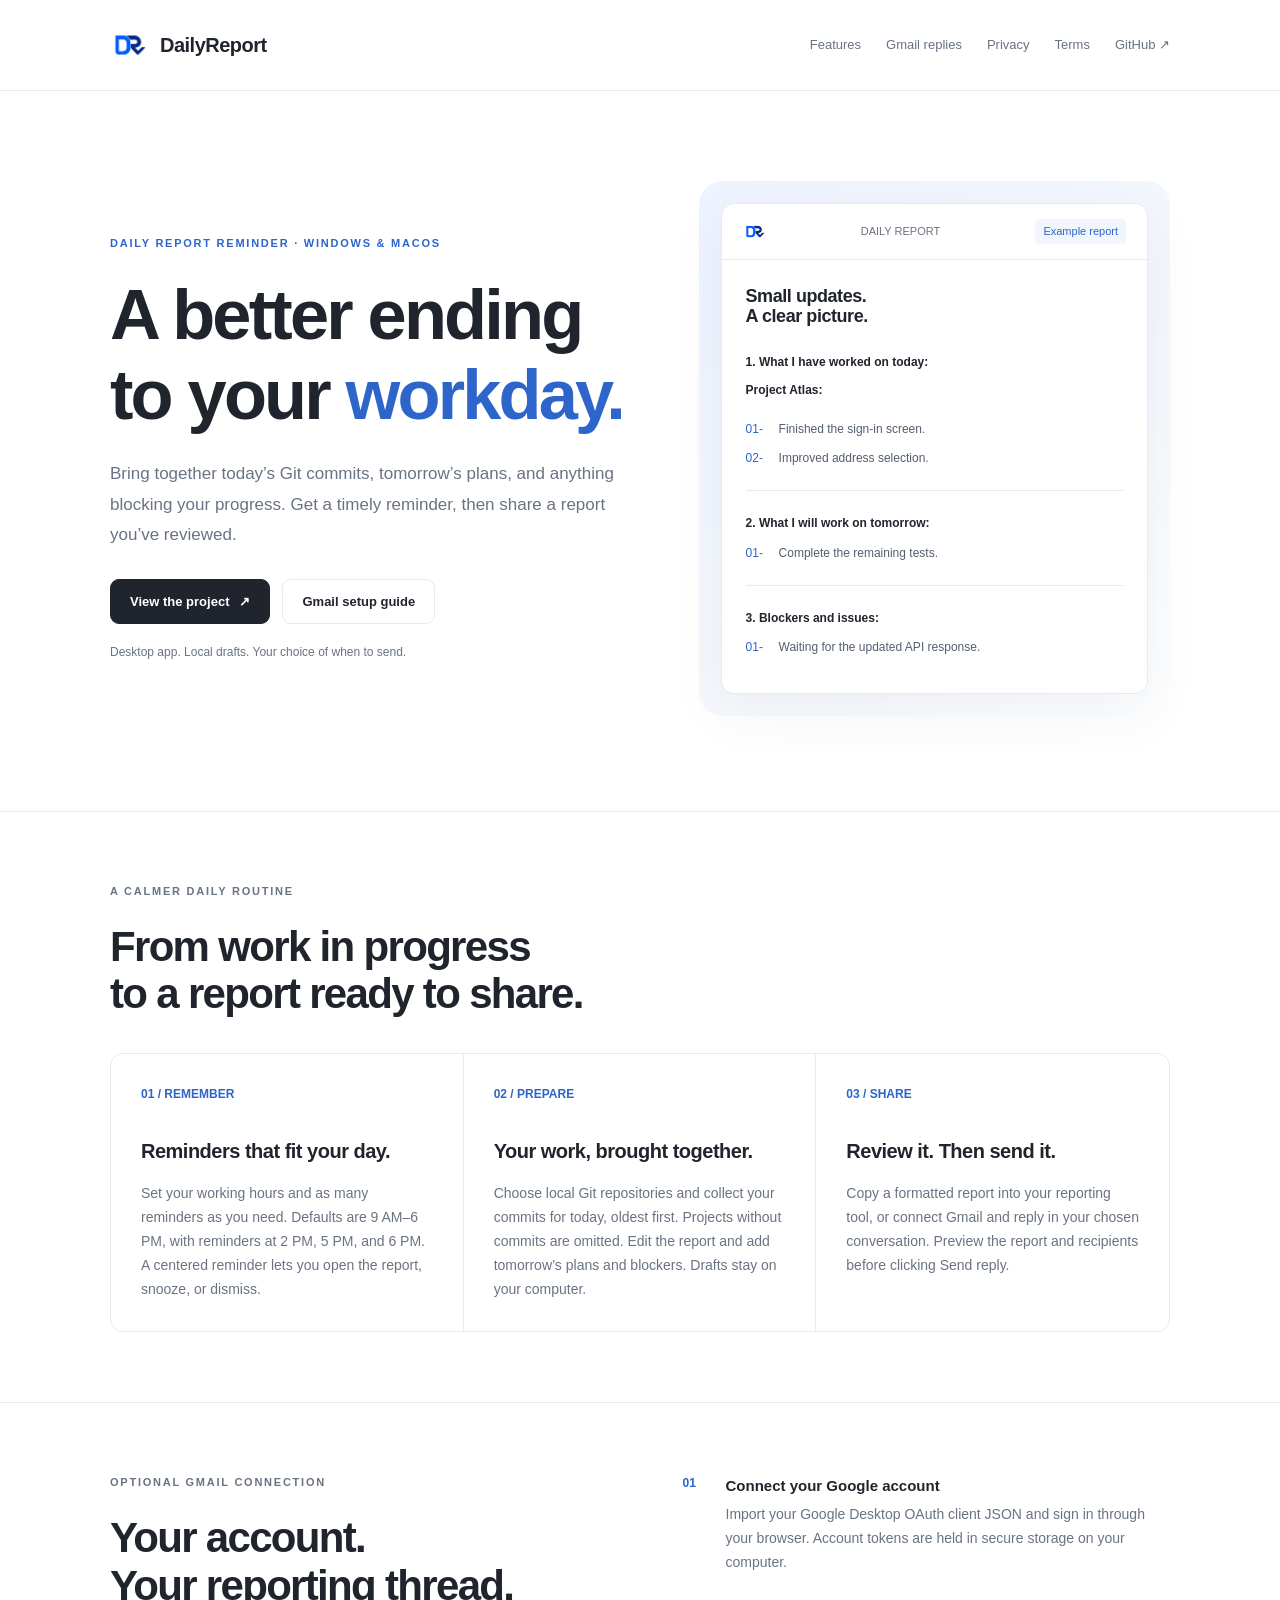
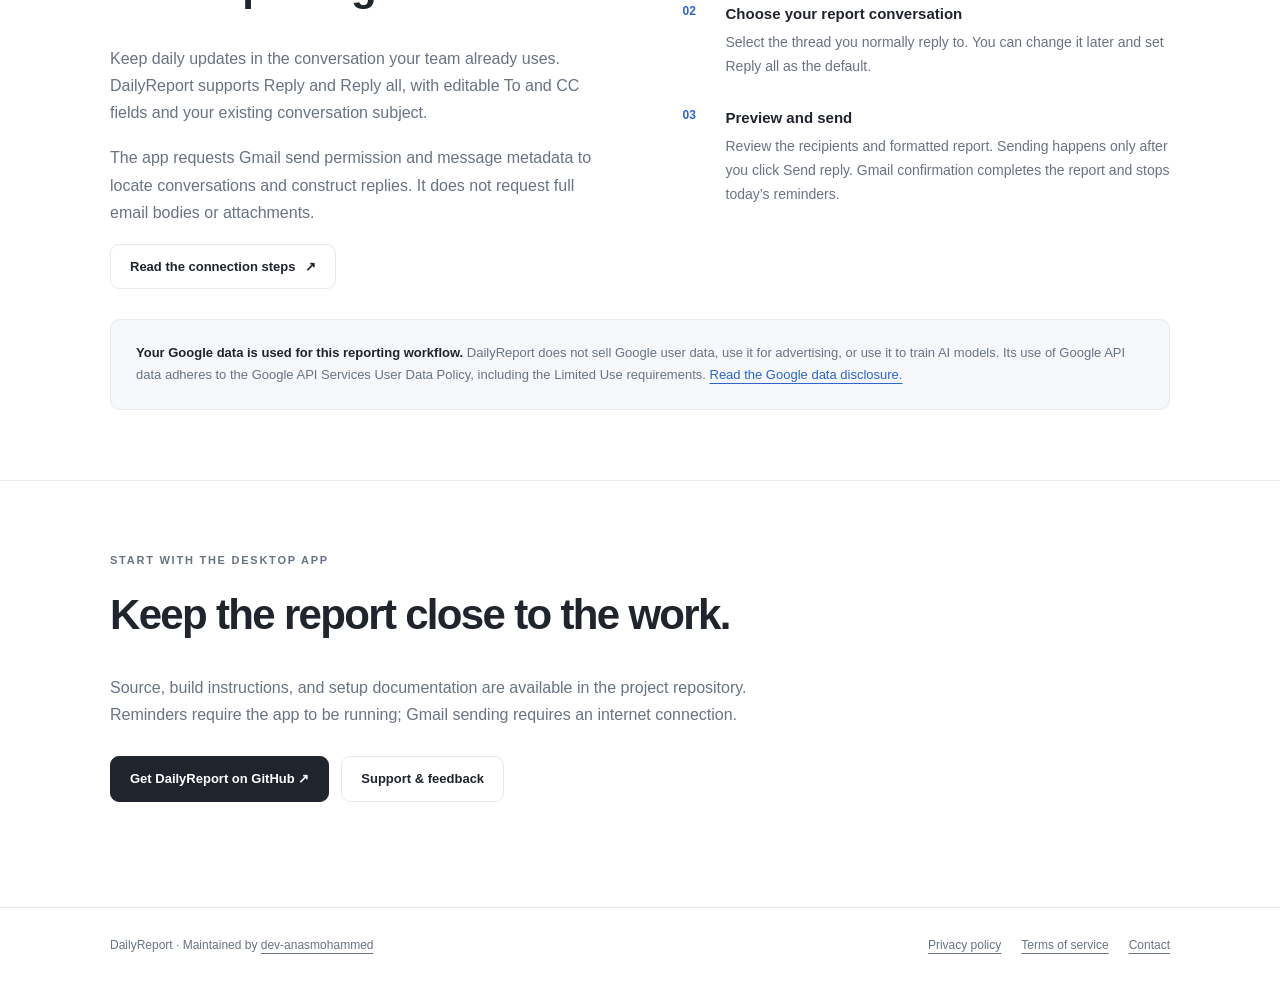
<file: docs/index.html>
<!doctype html>
<html lang="en">
<head>
<meta name="google-site-verification" content="n-vpoUkUkPVcTwBDa0HxMy32sp5NZ3ExiXzEWOzqryc" />
<meta charset="utf-8"><meta name="viewport" content="width=device-width,initial-scale=1">
<title>DailyReport — Daily work reports and reminders</title>
<meta name="description" content="DailyReport is a Windows and macOS app for work reminders, reports from local Git commits, and reviewed replies in your Gmail report conversation.">
<link rel="canonical" href="https://dev-anasmohammed.github.io/DailyReportReminder/">
<link rel="icon" type="image/png" href="assets/logo.png?v=2"><link rel="stylesheet" href="styles.css">
</head>
<body>
<a class="skip" href="#main">Skip to content</a>
<header class="header"><div class="container header-inner"><a class="brand" href="./"><img src="assets/logo.png?v=2" width="38" height="38" alt="">DailyReport</a><nav class="nav" aria-label="Main navigation"><a href="#features">Features</a><a href="#gmail">Gmail replies</a><a href="privacy.html">Privacy</a><a href="terms.html">Terms</a><a href="https://github.com/dev-anasmohammed/DailyReportReminder">GitHub ↗</a></nav></div></header>
<main id="main">
<section class="container hero"><div><p class="eyebrow">Daily Report Reminder · Windows &amp; macOS</p><h1>A better ending<br>to your <span>workday.</span></h1><p class="lead">Bring together today’s Git commits, tomorrow’s plans, and anything blocking your progress. Get a timely reminder, then share a report you’ve reviewed.</p><div class="actions"><a class="button primary" href="https://github.com/dev-anasmohammed/DailyReportReminder">View the project <span aria-hidden="true">↗</span></a><a class="button" href="https://github.com/dev-anasmohammed/DailyReportReminder/blob/main/docs/GMAIL_SETUP.md">Gmail setup guide</a></div><p class="footnote">Desktop app. Local drafts. Your choice of when to send.</p></div>
<div class="sample-wrap"><div class="sample" aria-label="Illustrative example of a daily report"><div class="sample-top"><img src="assets/logo.png?v=2" width="23" height="23" alt=""><span>DAILY REPORT</span><span class="example-label">Example report</span></div><div class="sample-body"><h3>Small updates.<br>A clear picture.</h3><strong>1. What I have worked on today:</strong><p><b>Project Atlas:</b></p><div class="report-line"><span>01-</span><span>Finished the sign-in screen.</span></div><div class="report-line"><span>02-</span><span>Improved address selection.</span></div><div class="sample-divider"></div><strong>2. What I will work on tomorrow:</strong><div class="report-line"><span>01-</span><span>Complete the remaining tests.</span></div><div class="sample-divider"></div><strong>3. Blockers and issues:</strong><div class="report-line"><span>01-</span><span>Waiting for the updated API response.</span></div></div></div></div></section>
<section class="section" id="features"><div class="container"><div class="section-head"><p class="eyebrow">A calmer daily routine</p><h2>From work in progress<br>to a report ready to share.</h2></div><div class="features"><article class="feature"><span class="number">01 / REMEMBER</span><h3>Reminders that fit your day.</h3><p>Set your working hours and as many reminders as you need. Defaults are 9 AM–6 PM, with reminders at 2 PM, 5 PM, and 6 PM. A centered reminder lets you open the report, snooze, or dismiss.</p></article><article class="feature"><span class="number">02 / PREPARE</span><h3>Your work, brought together.</h3><p>Choose local Git repositories and collect your commits for today, oldest first. Projects without commits are omitted. Edit the report and add tomorrow’s plans and blockers. Drafts stay on your computer.</p></article><article class="feature"><span class="number">03 / SHARE</span><h3>Review it. Then send it.</h3><p>Copy a formatted report into your reporting tool, or connect Gmail and reply in your chosen conversation. Preview the report and recipients before clicking Send reply.</p></article></div></div></section>
<section class="section" id="gmail"><div class="container"><div class="gmail"><div><p class="eyebrow">Optional Gmail connection</p><h2>Your account.<br>Your reporting thread.</h2><p>Keep daily updates in the conversation your team already uses. DailyReport supports Reply and Reply all, with editable To and CC fields and your existing conversation subject.</p><p>The app requests Gmail send permission and message metadata to locate conversations and construct replies. It does not request full email bodies or attachments.</p><a class="button" href="https://github.com/dev-anasmohammed/DailyReportReminder/blob/main/docs/GMAIL_SETUP.md">Read the connection steps <span aria-hidden="true">↗</span></a></div><ol class="steps"><li><strong>Connect your Google account</strong><p>Import your Google Desktop OAuth client JSON and sign in through your browser. Account tokens are held in secure storage on your computer.</p></li><li><strong>Choose your report conversation</strong><p>Select the thread you normally reply to. You can change it later and set Reply all as the default.</p></li><li><strong>Preview and send</strong><p>Review the recipients and formatted report. Sending happens only after you click Send reply. Gmail confirmation completes the report and stops today’s reminders.</p></li></ol></div><div class="notice"><strong>Your Google data is used for this reporting workflow.</strong> DailyReport does not sell Google user data, use it for advertising, or use it to train AI models. Its use of Google API data adheres to the Google API Services User Data Policy, including the Limited Use requirements. <a href="privacy.html#google">Read the Google data disclosure.</a></div></div></section>
<section class="section"><div class="container"><div class="section-head"><p class="eyebrow">Start with the desktop app</p><h2>Keep the report close to the work.</h2><p>Source, build instructions, and setup documentation are available in the project repository. Reminders require the app to be running; Gmail sending requires an internet connection.</p><div class="actions"><a class="button primary" href="https://github.com/dev-anasmohammed/DailyReportReminder">Get DailyReport on GitHub ↗</a><a class="button" href="https://github.com/dev-anasmohammed/DailyReportReminder/issues">Support &amp; feedback</a></div></div></div></section>
</main>
<footer class="footer"><div class="container footer-inner"><span>DailyReport · Maintained by <a href="https://github.com/dev-anasmohammed">dev-anasmohammed</a></span><div class="footer-links"><a href="privacy.html">Privacy policy</a><a href="terms.html">Terms of service</a><a href="https://github.com/dev-anasmohammed/DailyReportReminder/issues">Contact</a></div></div></footer>
</body></html>
</file>
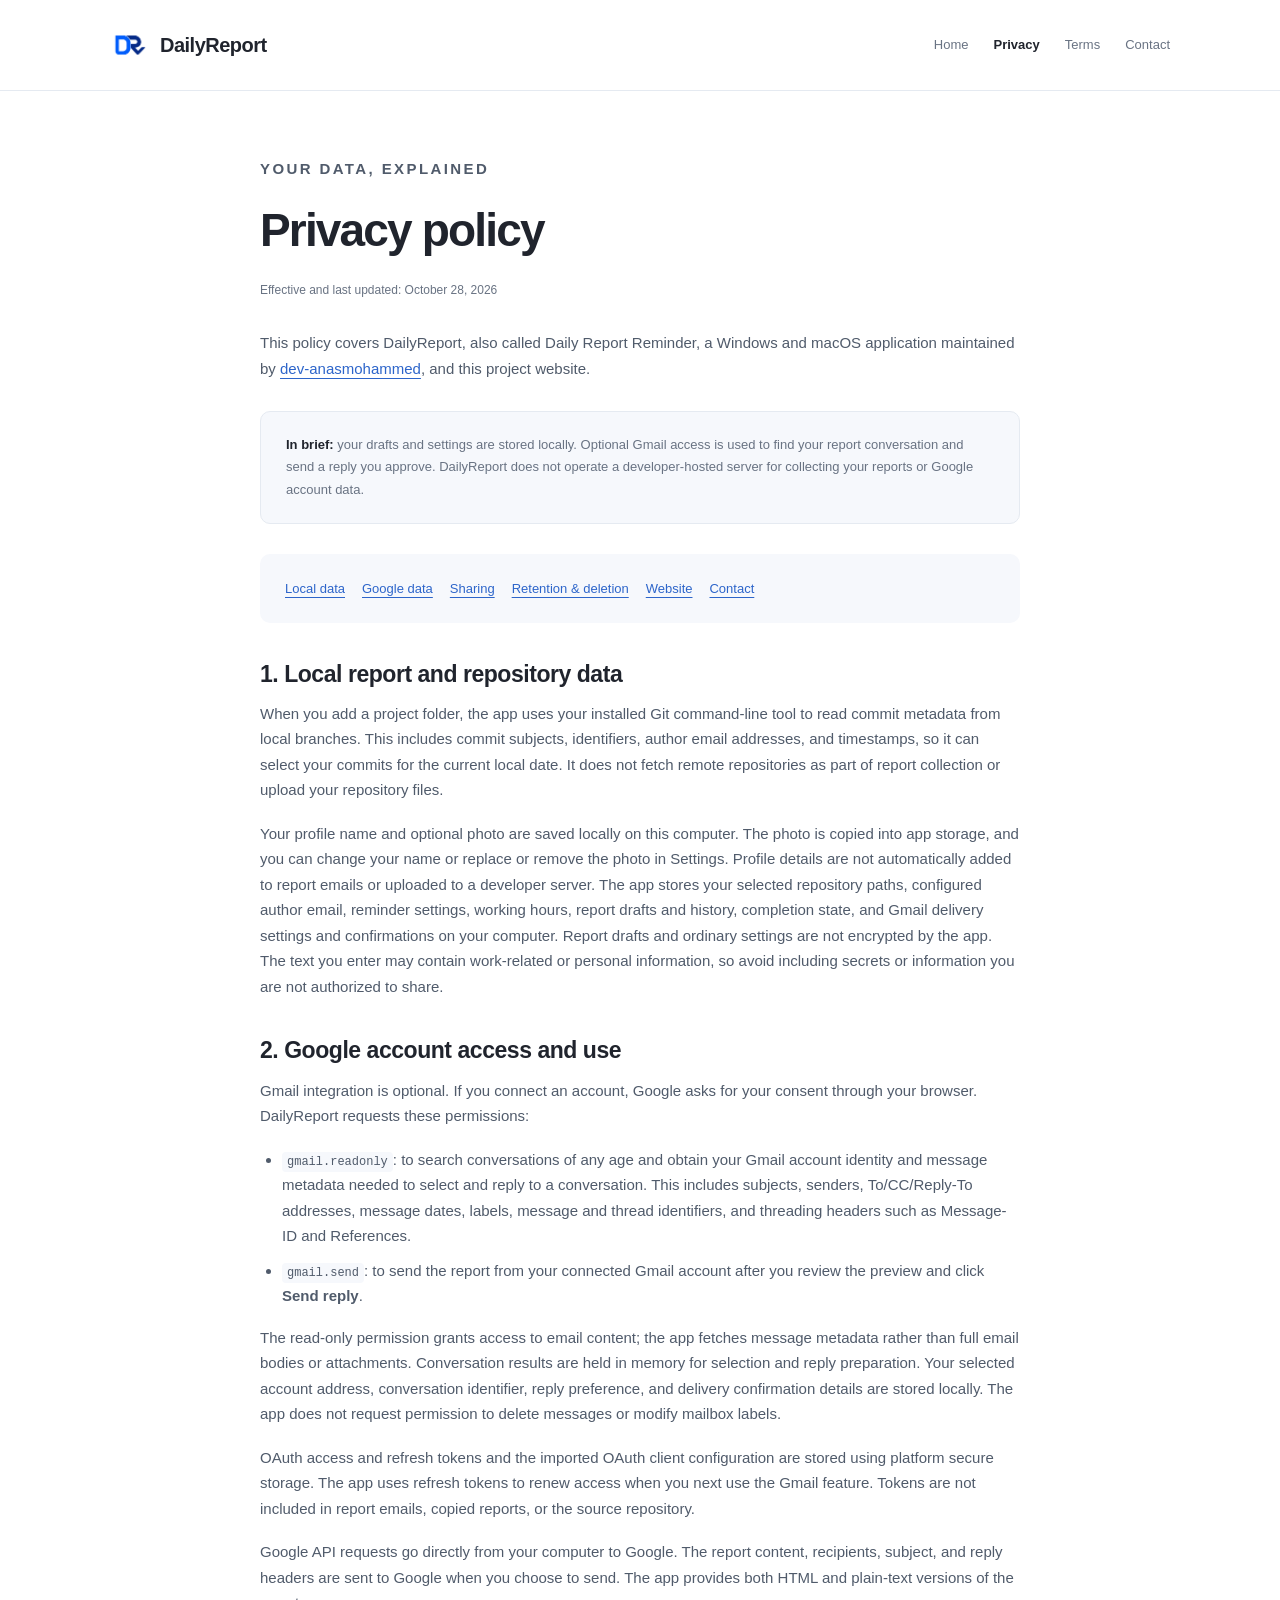
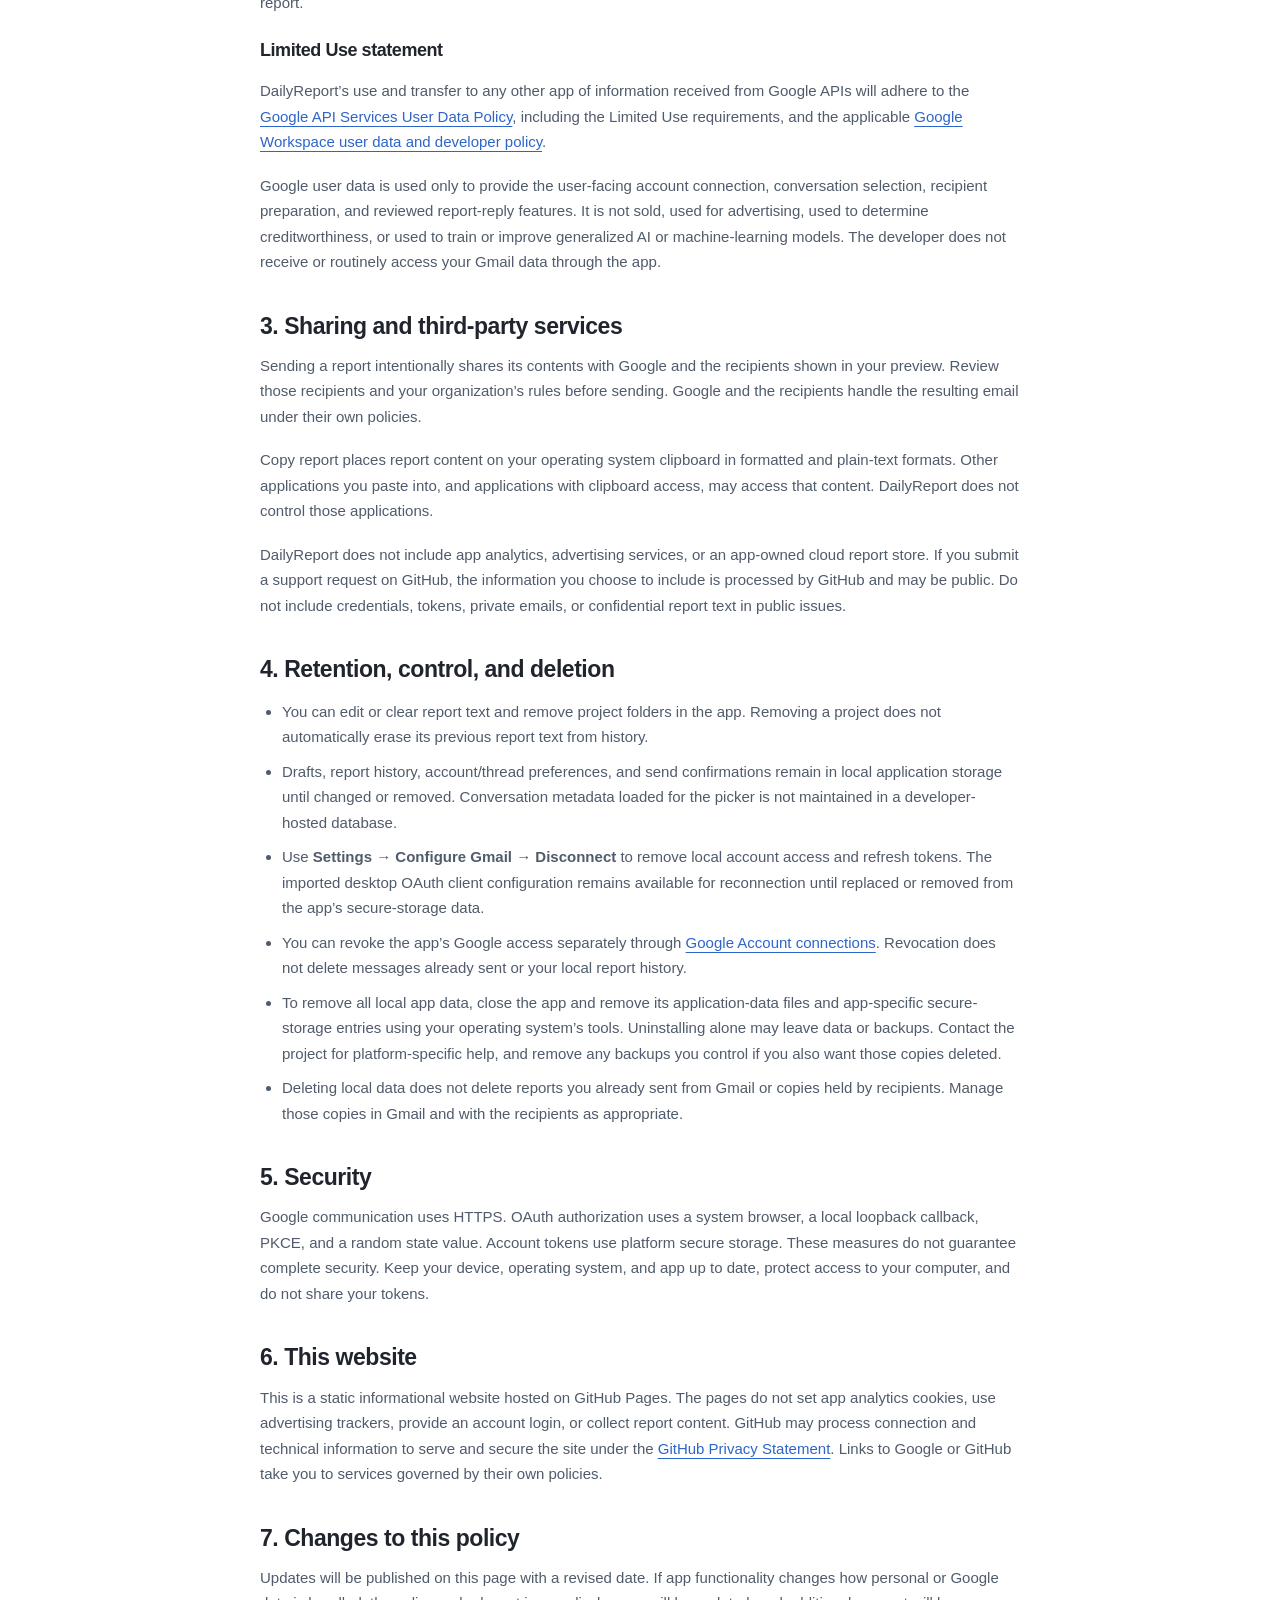
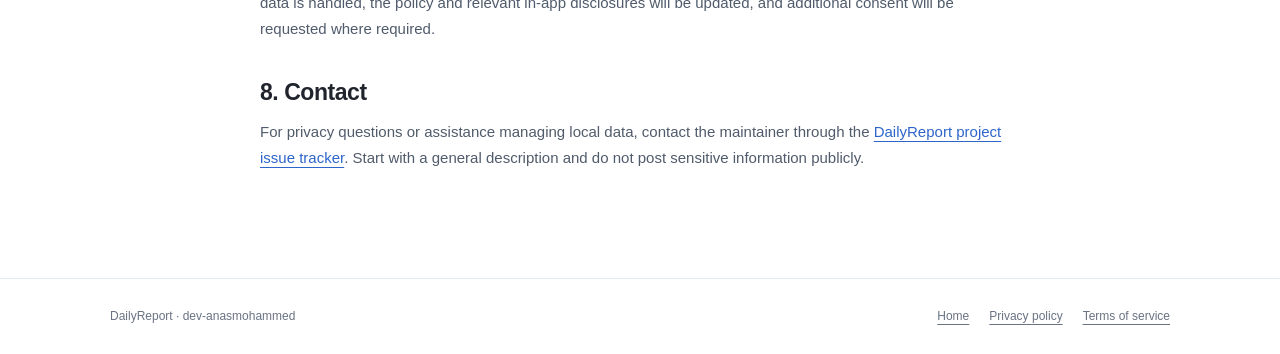
<file: docs/privacy.html>
<!doctype html>
<html lang="en"><head><meta charset="utf-8"><meta name="viewport" content="width=device-width,initial-scale=1"><title>Privacy Policy — DailyReport</title><meta name="description" content="How DailyReport handles local reports, Git commit metadata, Gmail permissions, credentials, and data deletion."><link rel="canonical" href="https://dev-anasmohammed.github.io/DailyReportReminder/privacy.html"><link rel="icon" href="assets/logo.png?v=2"><link rel="stylesheet" href="styles.css"></head>
<body><a class="skip" href="#main">Skip to content</a><header class="header"><div class="container header-inner"><a class="brand" href="./"><img src="assets/logo.png?v=2" width="38" height="38" alt="">DailyReport</a><nav class="nav" aria-label="Main navigation"><a href="./">Home</a><a href="privacy.html" aria-current="page">Privacy</a><a href="terms.html">Terms</a><a href="https://github.com/dev-anasmohammed/DailyReportReminder/issues">Contact</a></nav></div></header>
<main id="main" class="legal"><p class="eyebrow">Your data, explained</p><h1>Privacy policy</h1><p class="updated">Effective and last updated: October 28, 2026</p><p>This policy covers DailyReport, also called Daily Report Reminder, a Windows and macOS application maintained by <a href="https://github.com/dev-anasmohammed">dev-anasmohammed</a>, and this project website.</p><div class="notice"><strong>In brief:</strong> your drafts and settings are stored locally. Optional Gmail access is used to find your report conversation and send a reply you approve. DailyReport does not operate a developer-hosted server for collecting your reports or Google account data.</div><nav class="toc" aria-label="Privacy policy contents"><a href="#local">Local data</a><a href="#google">Google data</a><a href="#sharing">Sharing</a><a href="#retention">Retention &amp; deletion</a><a href="#website">Website</a><a href="#contact">Contact</a></nav>
<h2 id="local">1. Local report and repository data</h2><p>When you add a project folder, the app uses your installed Git command-line tool to read commit metadata from local branches. This includes commit subjects, identifiers, author email addresses, and timestamps, so it can select your commits for the current local date. It does not fetch remote repositories as part of report collection or upload your repository files.</p><p>Your profile name and optional photo are saved locally on this computer. The photo is copied into app storage, and you can change your name or replace or remove the photo in Settings. Profile details are not automatically added to report emails or uploaded to a developer server. The app stores your selected repository paths, configured author email, reminder settings, working hours, report drafts and history, completion state, and Gmail delivery settings and confirmations on your computer. Report drafts and ordinary settings are not encrypted by the app. The text you enter may contain work-related or personal information, so avoid including secrets or information you are not authorized to share.</p>
<h2 id="google">2. Google account access and use</h2><p>Gmail integration is optional. If you connect an account, Google asks for your consent through your browser. DailyReport requests these permissions:</p><ul><li><code>gmail.readonly</code>: to search conversations of any age and obtain your Gmail account identity and message metadata needed to select and reply to a conversation. This includes subjects, senders, To/CC/Reply-To addresses, message dates, labels, message and thread identifiers, and threading headers such as Message-ID and References.</li><li><code>gmail.send</code>: to send the report from your connected Gmail account after you review the preview and click <strong>Send reply</strong>.</li></ul><p>The read-only permission grants access to email content; the app fetches message metadata rather than full email bodies or attachments. Conversation results are held in memory for selection and reply preparation. Your selected account address, conversation identifier, reply preference, and delivery confirmation details are stored locally. The app does not request permission to delete messages or modify mailbox labels.</p><p>OAuth access and refresh tokens and the imported OAuth client configuration are stored using platform secure storage. The app uses refresh tokens to renew access when you next use the Gmail feature. Tokens are not included in report emails, copied reports, or the source repository.</p><p>Google API requests go directly from your computer to Google. The report content, recipients, subject, and reply headers are sent to Google when you choose to send. The app provides both HTML and plain-text versions of the report.</p><h3>Limited Use statement</h3><p>DailyReport’s use and transfer to any other app of information received from Google APIs will adhere to the <a href="https://developers.google.com/terms/api-services-user-data-policy">Google API Services User Data Policy</a>, including the Limited Use requirements, and the applicable <a href="https://developers.google.com/workspace/workspace-api-user-data-developer-policy">Google Workspace user data and developer policy</a>.</p><p>Google user data is used only to provide the user-facing account connection, conversation selection, recipient preparation, and reviewed report-reply features. It is not sold, used for advertising, used to determine creditworthiness, or used to train or improve generalized AI or machine-learning models. The developer does not receive or routinely access your Gmail data through the app.</p>
<h2 id="sharing">3. Sharing and third-party services</h2><p>Sending a report intentionally shares its contents with Google and the recipients shown in your preview. Review those recipients and your organization’s rules before sending. Google and the recipients handle the resulting email under their own policies.</p><p>Copy report places report content on your operating system clipboard in formatted and plain-text formats. Other applications you paste into, and applications with clipboard access, may access that content. DailyReport does not control those applications.</p><p>DailyReport does not include app analytics, advertising services, or an app-owned cloud report store. If you submit a support request on GitHub, the information you choose to include is processed by GitHub and may be public. Do not include credentials, tokens, private emails, or confidential report text in public issues.</p>
<h2 id="retention">4. Retention, control, and deletion</h2><ul><li>You can edit or clear report text and remove project folders in the app. Removing a project does not automatically erase its previous report text from history.</li><li>Drafts, report history, account/thread preferences, and send confirmations remain in local application storage until changed or removed. Conversation metadata loaded for the picker is not maintained in a developer-hosted database.</li><li>Use <strong>Settings → Configure Gmail → Disconnect</strong> to remove local account access and refresh tokens. The imported desktop OAuth client configuration remains available for reconnection until replaced or removed from the app’s secure-storage data.</li><li>You can revoke the app’s Google access separately through <a href="https://myaccount.google.com/connections">Google Account connections</a>. Revocation does not delete messages already sent or your local report history.</li><li>To remove all local app data, close the app and remove its application-data files and app-specific secure-storage entries using your operating system’s tools. Uninstalling alone may leave data or backups. Contact the project for platform-specific help, and remove any backups you control if you also want those copies deleted.</li><li>Deleting local data does not delete reports you already sent from Gmail or copies held by recipients. Manage those copies in Gmail and with the recipients as appropriate.</li></ul>
<h2>5. Security</h2><p>Google communication uses HTTPS. OAuth authorization uses a system browser, a local loopback callback, PKCE, and a random state value. Account tokens use platform secure storage. These measures do not guarantee complete security. Keep your device, operating system, and app up to date, protect access to your computer, and do not share your tokens.</p>
<h2 id="website">6. This website</h2><p>This is a static informational website hosted on GitHub Pages. The pages do not set app analytics cookies, use advertising trackers, provide an account login, or collect report content. GitHub may process connection and technical information to serve and secure the site under the <a href="https://docs.github.com/en/site-policy/privacy-policies/github-general-privacy-statement">GitHub Privacy Statement</a>. Links to Google or GitHub take you to services governed by their own policies.</p>
<h2>7. Changes to this policy</h2><p>Updates will be published on this page with a revised date. If app functionality changes how personal or Google data is handled, the policy and relevant in-app disclosures will be updated, and additional consent will be requested where required.</p>
<h2 id="contact">8. Contact</h2><p>For privacy questions or assistance managing local data, contact the maintainer through the <a href="https://github.com/dev-anasmohammed/DailyReportReminder/issues">DailyReport project issue tracker</a>. Start with a general description and do not post sensitive information publicly.</p></main>
<footer class="footer"><div class="container footer-inner"><span>DailyReport · dev-anasmohammed</span><div class="footer-links"><a href="./">Home</a><a href="privacy.html">Privacy policy</a><a href="terms.html">Terms of service</a></div></div></footer></body></html>
</file>
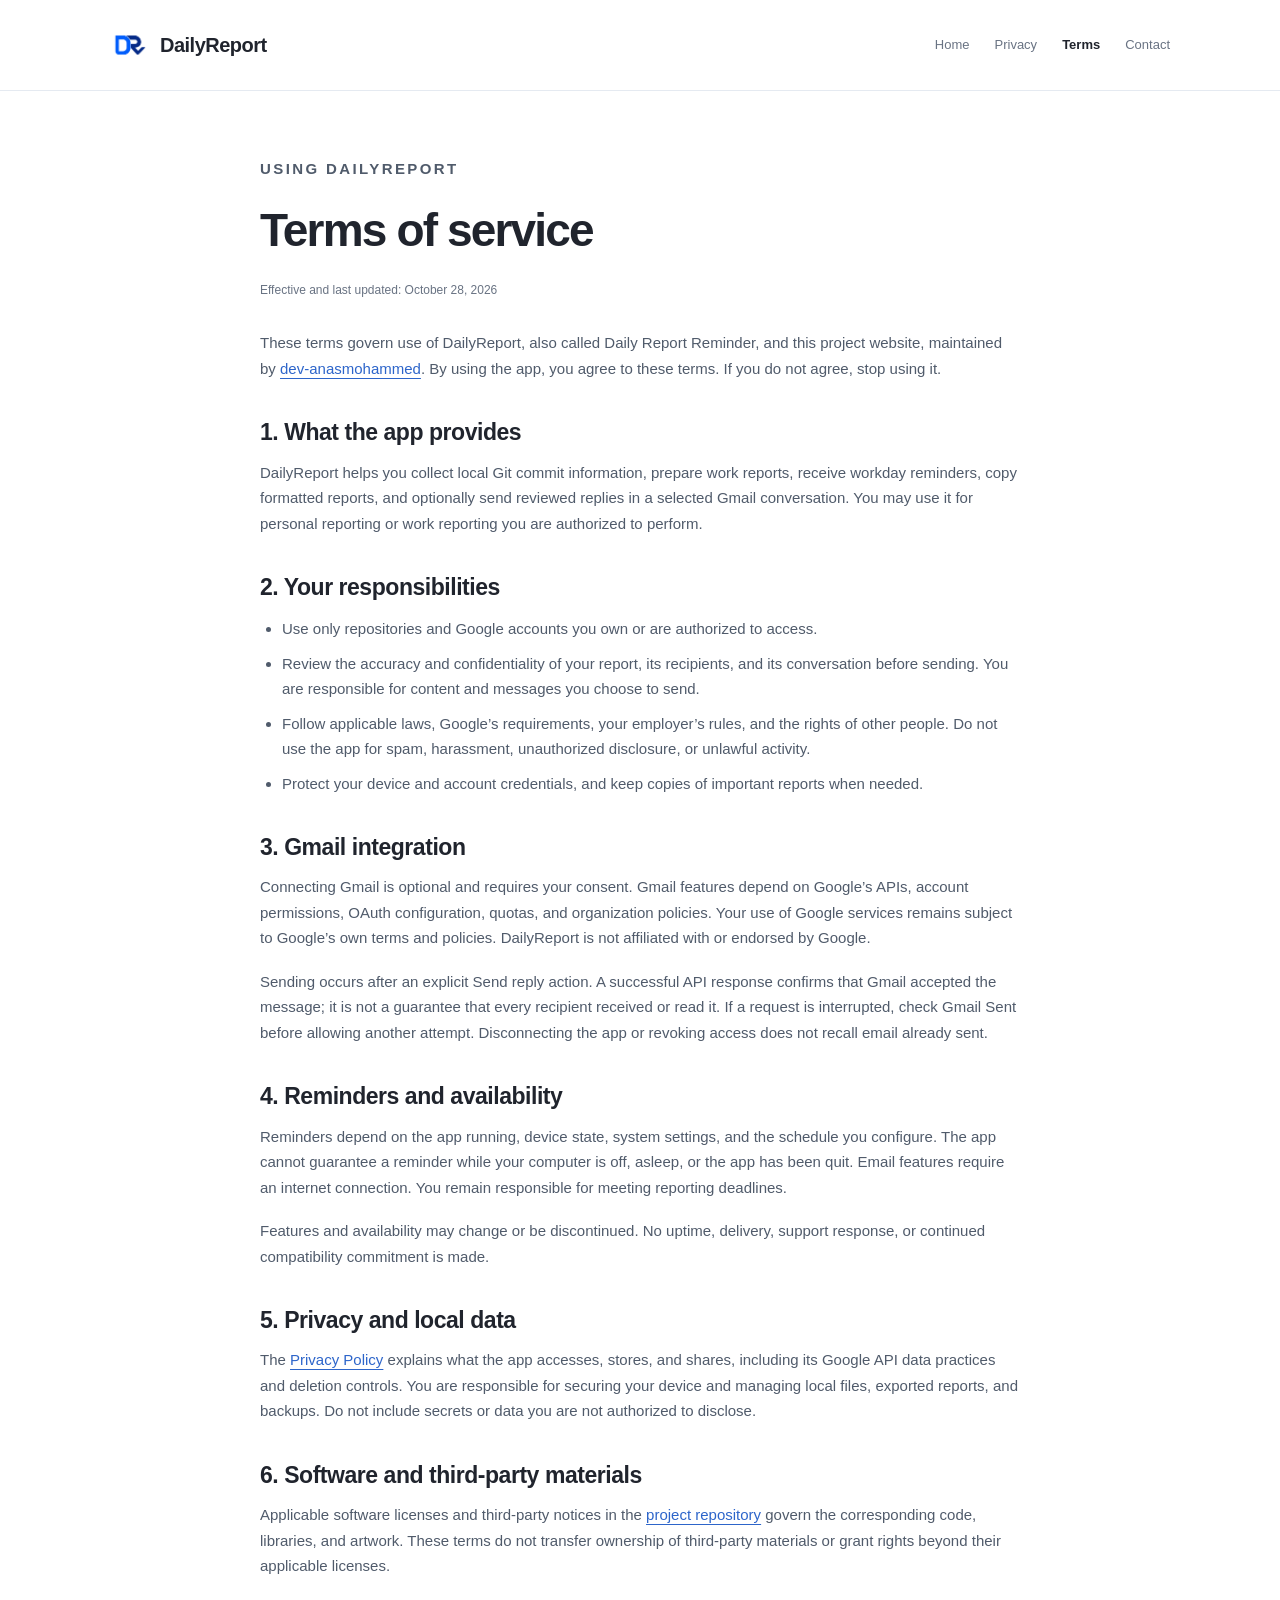
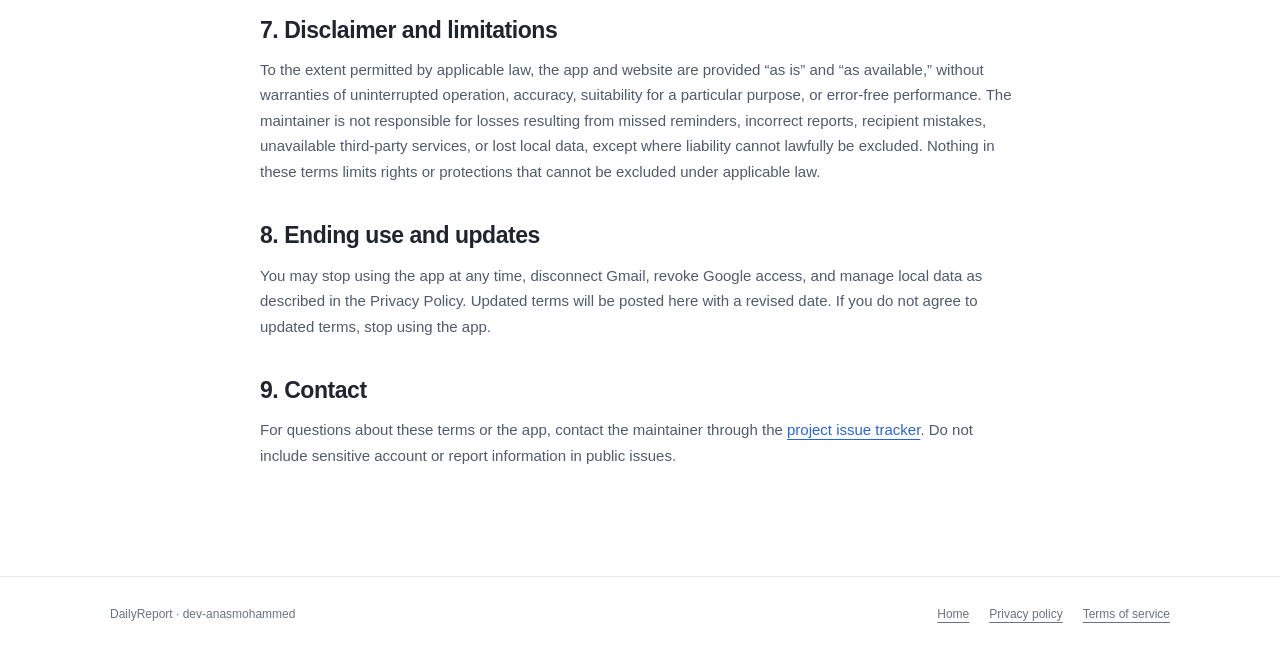
<file: docs/terms.html>
<!doctype html>
<html lang="en"><head><meta charset="utf-8"><meta name="viewport" content="width=device-width,initial-scale=1"><title>Terms of Service — DailyReport</title><meta name="description" content="Terms for using DailyReport, including responsible email sending, local data, availability, and third-party services."><link rel="canonical" href="https://dev-anasmohammed.github.io/DailyReportReminder/terms.html"><link rel="icon" href="assets/logo.png?v=2"><link rel="stylesheet" href="styles.css"></head>
<body><a class="skip" href="#main">Skip to content</a><header class="header"><div class="container header-inner"><a class="brand" href="./"><img src="assets/logo.png?v=2" width="38" height="38" alt="">DailyReport</a><nav class="nav" aria-label="Main navigation"><a href="./">Home</a><a href="privacy.html">Privacy</a><a href="terms.html" aria-current="page">Terms</a><a href="https://github.com/dev-anasmohammed/DailyReportReminder/issues">Contact</a></nav></div></header>
<main id="main" class="legal"><p class="eyebrow">Using DailyReport</p><h1>Terms of service</h1><p class="updated">Effective and last updated: October 28, 2026</p><p>These terms govern use of DailyReport, also called Daily Report Reminder, and this project website, maintained by <a href="https://github.com/dev-anasmohammed">dev-anasmohammed</a>. By using the app, you agree to these terms. If you do not agree, stop using it.</p>
<h2>1. What the app provides</h2><p>DailyReport helps you collect local Git commit information, prepare work reports, receive workday reminders, copy formatted reports, and optionally send reviewed replies in a selected Gmail conversation. You may use it for personal reporting or work reporting you are authorized to perform.</p>
<h2>2. Your responsibilities</h2><ul><li>Use only repositories and Google accounts you own or are authorized to access.</li><li>Review the accuracy and confidentiality of your report, its recipients, and its conversation before sending. You are responsible for content and messages you choose to send.</li><li>Follow applicable laws, Google’s requirements, your employer’s rules, and the rights of other people. Do not use the app for spam, harassment, unauthorized disclosure, or unlawful activity.</li><li>Protect your device and account credentials, and keep copies of important reports when needed.</li></ul>
<h2>3. Gmail integration</h2><p>Connecting Gmail is optional and requires your consent. Gmail features depend on Google’s APIs, account permissions, OAuth configuration, quotas, and organization policies. Your use of Google services remains subject to Google’s own terms and policies. DailyReport is not affiliated with or endorsed by Google.</p><p>Sending occurs after an explicit Send reply action. A successful API response confirms that Gmail accepted the message; it is not a guarantee that every recipient received or read it. If a request is interrupted, check Gmail Sent before allowing another attempt. Disconnecting the app or revoking access does not recall email already sent.</p>
<h2>4. Reminders and availability</h2><p>Reminders depend on the app running, device state, system settings, and the schedule you configure. The app cannot guarantee a reminder while your computer is off, asleep, or the app has been quit. Email features require an internet connection. You remain responsible for meeting reporting deadlines.</p><p>Features and availability may change or be discontinued. No uptime, delivery, support response, or continued compatibility commitment is made.</p>
<h2>5. Privacy and local data</h2><p>The <a href="privacy.html">Privacy Policy</a> explains what the app accesses, stores, and shares, including its Google API data practices and deletion controls. You are responsible for securing your device and managing local files, exported reports, and backups. Do not include secrets or data you are not authorized to disclose.</p>
<h2>6. Software and third-party materials</h2><p>Applicable software licenses and third-party notices in the <a href="https://github.com/dev-anasmohammed/DailyReportReminder">project repository</a> govern the corresponding code, libraries, and artwork. These terms do not transfer ownership of third-party materials or grant rights beyond their applicable licenses.</p>
<h2>7. Disclaimer and limitations</h2><p>To the extent permitted by applicable law, the app and website are provided “as is” and “as available,” without warranties of uninterrupted operation, accuracy, suitability for a particular purpose, or error-free performance. The maintainer is not responsible for losses resulting from missed reminders, incorrect reports, recipient mistakes, unavailable third-party services, or lost local data, except where liability cannot lawfully be excluded. Nothing in these terms limits rights or protections that cannot be excluded under applicable law.</p>
<h2>8. Ending use and updates</h2><p>You may stop using the app at any time, disconnect Gmail, revoke Google access, and manage local data as described in the Privacy Policy. Updated terms will be posted here with a revised date. If you do not agree to updated terms, stop using the app.</p>
<h2>9. Contact</h2><p>For questions about these terms or the app, contact the maintainer through the <a href="https://github.com/dev-anasmohammed/DailyReportReminder/issues">project issue tracker</a>. Do not include sensitive account or report information in public issues.</p></main>
<footer class="footer"><div class="container footer-inner"><span>DailyReport · dev-anasmohammed</span><div class="footer-links"><a href="./">Home</a><a href="privacy.html">Privacy policy</a><a href="terms.html">Terms of service</a></div></div></footer></body></html>
</file>
<file: docs/styles.css>
:root{--ink:#20242d;--muted:#697383;--blue:#2d65ca;--line:#e5eaf1;--soft:#f6f8fc;--white:#fff}*{box-sizing:border-box}html{scroll-behavior:smooth}body{margin:0;color:var(--ink);background:var(--white);font:16px/1.7 -apple-system,BlinkMacSystemFont,"Segoe UI",sans-serif}a{color:var(--blue);text-underline-offset:4px}a:hover{color:#173d84}a:focus-visible,button:focus-visible{outline:3px solid #84b1ff;outline-offset:5px}h1,h2,h3,p{margin-top:0}h1,h2,h3{line-height:1.14;letter-spacing:-.04em}h1{font-size:clamp(42px,5.5vw,72px);font-weight:650;margin-bottom:24px}h2{font-size:clamp(29px,3.5vw,42px);font-weight:600}h3{font-size:20px;font-weight:600;letter-spacing:-.025em}p{margin-bottom:18px}img{max-width:100%;height:auto}.container{max-width:1120px;margin:auto;padding:0 30px}.skip{position:absolute;top:-100px;left:20px;z-index:100;background:#fff;padding:12px}.skip:focus{top:10px}.header{border-bottom:1px solid var(--line);background:#fff}.header-inner{min-height:90px;display:flex;align-items:center;justify-content:space-between;gap:24px}.brand{display:flex;align-items:center;gap:12px;font-size:20px;font-weight:650;text-decoration:none;color:var(--ink);letter-spacing:-.5px}.brand img{width:38px;height:38px}.nav{display:flex;align-items:center;gap:25px;font-size:13px}.nav a{text-decoration:none;color:var(--muted)}.nav a[aria-current=page]{color:var(--ink);font-weight:600}.button{display:inline-flex;align-items:center;justify-content:center;gap:10px;padding:12px 19px;border:1px solid var(--line);border-radius:9px;color:var(--ink);text-decoration:none;font-size:13px;font-weight:600;background:#fff;line-height:1.5}.button:hover{border-color:#bac9df;color:var(--ink)}.button.primary{background:var(--ink);border-color:var(--ink);color:#fff}.button.primary:hover{background:#343e50}.eyebrow{font-size:11px;font-weight:700;letter-spacing:.16em;color:var(--blue);text-transform:uppercase;margin-bottom:22px}.hero{display:grid;grid-template-columns:1.1fr 1fr;align-items:center;gap:70px;padding-top:90px;padding-bottom:95px}.hero h1 span{color:var(--blue)}.lead{font-size:17px;color:var(--muted);max-width:520px;line-height:1.8}.actions{display:flex;gap:12px;flex-wrap:wrap;margin-top:28px}.footnote{color:var(--muted);font-size:12px;margin:18px 0 0}.sample-wrap{padding:22px;background:linear-gradient(145deg,#edf3ff,#f6f8fc 60%,#fff);border-radius:24px}.sample{background:#fff;border:1px solid var(--line);box-shadow:0 18px 55px #273d6810;border-radius:13px;overflow:hidden}.sample-top{display:flex;align-items:center;justify-content:space-between;gap:12px;padding:15px 21px;border-bottom:1px solid var(--line);font-size:11px;color:var(--muted)}.sample-top img{width:23px}.sample-body{padding:26px 24px;font-size:12px}.sample-body h3{font-size:18px;margin-bottom:25px}.sample-body strong{display:block;font-size:12px;margin-bottom:8px}.example-label{background:#f1f5fc;color:var(--blue);border-radius:4px;padding:3px 8px}.report-line{display:grid;grid-template-columns:25px 1fr;gap:8px;margin:9px 0;color:#535e70}.report-line span:first-child{color:var(--blue);font-variant-numeric:tabular-nums}.sample-divider{height:1px;background:var(--line);margin:22px 0}.section{padding:70px 0;border-top:1px solid var(--line)}.section-head{max-width:640px;margin-bottom:35px}.section-head p{color:var(--muted)}.features{display:grid;grid-template-columns:repeat(3,1fr);gap:0;border:1px solid var(--line);border-radius:13px;overflow:hidden}.feature{padding:30px;border-right:1px solid var(--line)}.feature:last-child{border-right:0}.feature p{font-size:14px;color:var(--muted);margin:0}.number{font-size:12px;font-weight:600;color:var(--blue);display:block;margin-bottom:35px}.gmail{display:grid;grid-template-columns:1fr 1fr;gap:85px}.gmail p{color:var(--muted)}.steps{margin:0;padding:0;list-style:none;counter-reset:steps}.steps li{position:relative;counter-increment:steps;padding:0 0 27px 43px}.steps li:before{content:counter(steps,decimal-leading-zero);position:absolute;left:0;top:0;color:var(--blue);font-size:12px;font-weight:600}.steps strong{display:block;font-size:15px;margin-bottom:4px}.steps p{font-size:14px;margin:0}.notice{padding:22px 25px;background:var(--soft);border:1px solid var(--line);border-radius:10px;margin-top:30px;font-size:13px;color:var(--muted)}.notice strong{color:var(--ink)}.footer{padding:27px 0;border-top:1px solid var(--line);color:var(--muted);font-size:12px}.footer-inner{display:flex;justify-content:space-between;align-items:center;gap:20px}.footer-links{display:flex;gap:20px}.footer a{color:var(--muted)}.legal{max-width:820px;padding:65px 30px 90px;margin:auto}.legal h1{font-size:46px}.legal h2{font-size:23px;margin-top:38px;margin-bottom:14px;letter-spacing:-.02em}.legal h3{font-size:18px;margin-top:24px}.legal p,.legal li{font-size:15px;color:#505b6b}.legal ul{padding-left:22px}.legal li{margin-bottom:9px}.legal .updated{font-size:12px;color:var(--muted);margin-bottom:30px}.legal code{font-size:12px;overflow-wrap:anywhere;background:var(--soft);padding:3px 5px;border-radius:4px}.legal .notice{margin-bottom:30px}.toc{padding:20px 25px;background:var(--soft);border-radius:10px;margin-bottom:35px}.toc a{display:inline-block;margin:3px 17px 3px 0;font-size:13px} @media(max-width:900px){.hero{gap:30px;padding-top:60px;padding-bottom:60px}.gmail{gap:40px}.nav{gap:16px}.feature{padding:23px}}@media(max-width:680px){.container{padding:0 22px}.header-inner{padding-top:17px;padding-bottom:17px;align-items:flex-start;flex-wrap:wrap;gap:14px;min-height:0}.nav{gap:18px;flex-wrap:wrap;width:100%;font-size:12px}.hero{grid-template-columns:1fr;padding-top:50px;gap:40px}.hero h1{font-size:46px}.sample-wrap{padding:15px}.features{grid-template-columns:1fr}.feature{border-right:0;border-bottom:1px solid var(--line)}.feature:last-child{border-bottom:0}.number{margin-bottom:18px}.gmail{grid-template-columns:1fr;gap:25px}.section{padding:48px 0}.footer-inner{flex-direction:column;align-items:flex-start;gap:10px}.legal{padding:40px 22px 60px}.legal h1{font-size:37px}.lead{font-size:16px}}@media(prefers-reduced-motion:reduce){html{scroll-behavior:auto}}
</file>
